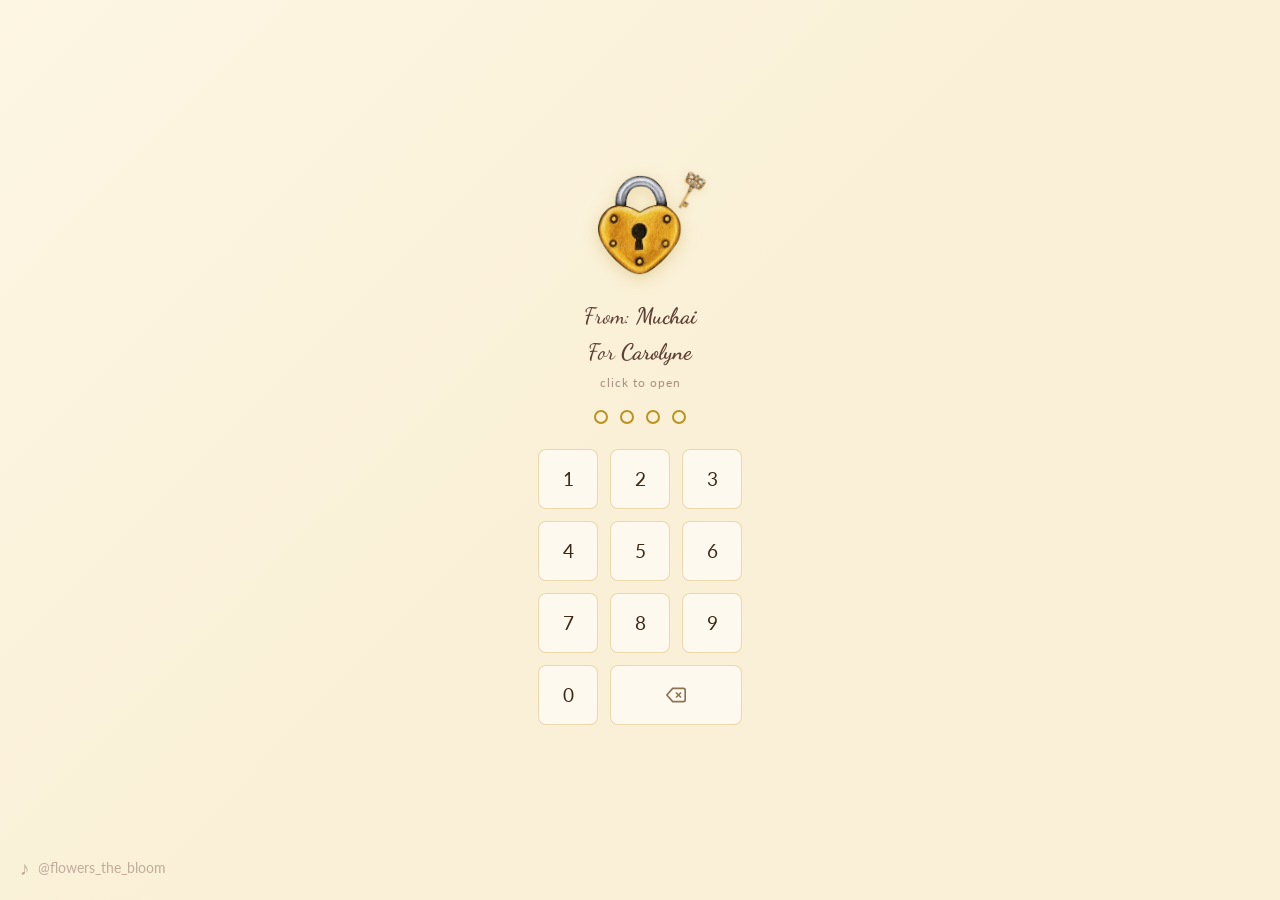
<file: index.html>
<!DOCTYPE html>
<html lang="en">

<head>
    <meta charset="UTF-8">
    <meta name="viewport" content="width=device-width, initial-scale=1.0">
    <title>A Bouquet for You</title>
    <link rel="preconnect" href="https://fonts.googleapis.com">
    <link rel="preconnect" href="https://fonts.gstatic.com" crossorigin>
    <link
        href="https://fonts.googleapis.com/css2?family=Dancing+Script:wght@400;700&family=Playfair+Display:ital,wght@0,400;0,700;1,400&family=Lato:wght@300;400;700&display=swap"
        rel="stylesheet">
    <link rel="stylesheet" href="css/variables.css">
    <link rel="stylesheet" href="css/pin-screen.css">
    <link rel="stylesheet" href="css/flower-animation.css">
    <link rel="stylesheet" href="css/responsive.css">
</head>

<body>
    <!-- Background decorative elements -->
    <div class="bg-decoration">
        <img src="assets/images/flowers/sunflower.png" class="deco-flower sunflower-tl" alt="">
        <img src="assets/images/icons/crescent-moon.png" class="deco-moon" alt="">
        <img src="assets/images/icons/heart-lock.png" class="deco-lock" alt="">
        <img src="assets/images/icons/key.png" class="deco-key" alt="">
        <img src="assets/images/icons/heart.png" class="deco-heart-tr" alt="">
        <img src="assets/images/flowers/tulip.png" class="deco-tulip" alt="">
        <img src="assets/images/icons/cloud.png" class="deco-cloud cloud-1" alt="">
        <img src="assets/images/icons/cloud.png" class="deco-cloud cloud-2" alt="">
        <img src="assets/images/icons/cloud.png" class="deco-cloud cloud-3" alt="">
        <img src="assets/images/flowers/rose-yellow.png" class="deco-flower rose-bl" alt="">
        <img src="assets/images/flowers/daffodil.png" class="deco-flower daffodil-br" alt="">
        <img src="assets/images/flowers/sunflower.png" class="deco-flower sunflower-br" alt="">

        <!-- Gold dots -->
        <div class="gold-dots">
            <span class="dot" style="top:15%;left:20%"></span>
            <span class="dot" style="top:25%;left:35%"></span>
            <span class="dot" style="top:10%;left:70%"></span>
            <span class="dot" style="top:80%;left:15%"></span>
            <span class="dot" style="top:85%;left:80%"></span>
            <span class="dot" style="top:40%;left:90%"></span>
            <span class="dot" style="top:60%;left:5%"></span>
        </div>
    </div>

    <!-- Main content -->
    <main class="pin-screen">
        <div class="lock-container">
            <div class="lock-wrapper">
                <img src="assets/images/icons/heart-lock.png" class="heart-lock" alt="Heart Lock">
                <img src="assets/images/icons/key.png" class="key" alt="Key">
            </div>

            <div class="names">
                <p class="from">From: <span class="sender-name">Muchai</span></p>
                <p class="to">For <span class="recipient-name">Carolyne</span></p>
                <p class="hint">click to open</p>
            </div>

            <div class="pin-dots">
                <span class="dot" data-index="0"></span>
                <span class="dot" data-index="1"></span>
                <span class="dot" data-index="2"></span>
                <span class="dot" data-index="3"></span>
            </div>

            <div class="number-pad">
                <button class="num-btn" data-num="1">1</button>
                <button class="num-btn" data-num="2">2</button>
                <button class="num-btn" data-num="3">3</button>
                <button class="num-btn" data-num="4">4</button>
                <button class="num-btn" data-num="5">5</button>
                <button class="num-btn" data-num="6">6</button>
                <button class="num-btn" data-num="7">7</button>
                <button class="num-btn" data-num="8">8</button>
                <button class="num-btn" data-num="9">9</button>
                <button class="num-btn" data-num="0">0</button>
                <button class="num-btn backspace">
                    <svg width="20" height="20" viewBox="0 0 24 24" fill="none" stroke="currentColor" stroke-width="2">
                        <path d="M21 4H8l-7 8 7 8h13a2 2 0 002-2V6a2 2 0 00-2-2z"></path>
                        <line x1="18" y1="9" x2="12" y2="15"></line>
                        <line x1="12" y1="9" x2="18" y2="15"></line>
                    </svg>
                </button>
            </div>
        </div>
    </main>

    <!-- Flower explosion container -->
    <div class="flower-explosion" id="flowerExplosion"></div>

    <!-- TikTok watermark -->
    <div class="watermark">@flowers_the_bloom</div>

    <script src="js/pin-validator.js"></script>
    <script src="js/flower-bloom.js"></script>

    <!-- Image load tester -->
    <script>
        // Test if flower images exist
        const testImages = ['sunflower', 'rose-yellow', 'rose-pink', 'daisy-purple', 'lily', 'tulip'];
        testImages.forEach(name => {
            const img = new Image();
            img.src = `assets/images/flowers/${name}.png`;
            img.onload = () => console.log(`✅ ${name} loaded`);
            img.onerror = () => console.error(`❌ ${name} FAILED - check path: assets/images/flowers/${name}.png`);
        });
    </script>
</body>

</html>
</file>
<file: css/variables.css>
:root {
    /* Primary Gold Palette */
    --gold-primary: #d4a843;
    --gold-light: #f0d78c;
    --gold-dark: #b8941f;
    --gold-pale: #faf0d7;

    /* Cream Backgrounds */
    --cream: #fdf6e3;
    --cream-warm: #faf0d7;
    --cream-deep: #f5e6c8;

    /* Pink Watercolor */
    --pink-watercolor: #ffd1dc;
    --pink-soft: #ffe4e9;
    --pink-rose: #f8e1e7;
    --pink-dark: #d4a5b5;

    /* Accents */
    --burgundy: #800020;
    --burgundy-light: #a04060;
    --burgundy-dark: #5c0015;
    --forest-green: #1a472a;
    --forest-light: #2d5a3f;
    --wax-rose: #c4a4a4;
    --wax-dark: #a08080;

    /* Text */
    --text-dark: #3d2914;
    --text-brown: #5c4033;
    --text-light: #8b7355;
    --text-muted: #a89080;

    /* Flower Colors */
    --rose-yellow: #ffd700;
    --rose-pink: #ffb6c1;
    --dahlia-red: #dc143c;
    --daisy-purple: #9370db;
    --sunflower-gold: #daa520;

    /* Shadows */
    --shadow-soft: 0 4px 20px rgba(61, 41, 20, 0.1);
    --shadow-medium: 0 8px 30px rgba(61, 41, 20, 0.15);
    --shadow-heavy: 0 12px 40px rgba(61, 41, 20, 0.2);

    /* Transitions */
    --transition-fast: 0.2s ease;
    --transition-medium: 0.4s ease;
    --transition-slow: 0.8s ease;

    /* Fonts */
    --font-script: 'Dancing Script', cursive;
    --font-serif: 'Playfair Display', serif;
    --font-sans: 'Lato', sans-serif;
    --font-handwritten: 'Caveat', cursive;

    /* Spacing */
    --radius-sm: 8px;
    --radius-md: 12px;
    --radius-lg: 16px;
    --radius-xl: 24px;
    --radius-full: 9999px;
}

/* GLOBAL: Force transparent backgrounds on all images */
img {
    background: transparent !important;
    background-color: transparent !important;
}

/* Hide broken images gracefully */
img[src=""],
img:not([src]),
img[src="#"],
img[src="undefined"] {
    opacity: 0;
}

* {
    margin: 0;
    padding: 0;
    box-sizing: border-box;
}

body {
    font-family: var(--font-sans);
    color: var(--text-dark);
    overflow-x: hidden;
    background: var(--cream);
}

.hidden {
    display: none !important;
}
</file>
<file: css/pin-screen.css>
/* PIN Screen Layout */
.pin-screen {
    min-height: 100vh;
    display: flex;
    align-items: center;
    justify-content: center;
    position: relative;
    z-index: 10;
    background: linear-gradient(135deg, var(--cream) 0%, var(--cream-warm) 50%, var(--gold-pale) 100%);
}

/* Background Decorations */
.bg-decoration {
    position: fixed;
    inset: 0;
    pointer-events: none;
    z-index: 1;
    overflow: hidden;
}

.deco-flower,
.deco-moon,
.deco-lock,
.deco-key,
.deco-heart,
.deco-tulip,
.deco-cloud {
    position: absolute;
    opacity: 0.85;
}

.sunflower-tl {
    top: 2%;
    left: 2%;
    width: 80px;
    transform: rotate(-15deg);
}

.deco-moon {
    top: 8%;
    left: 35%;
    width: 100px;
}

.deco-lock {
    top: 12%;
    left: 50%;
    transform: translateX(-50%);
    width: 120px;
    z-index: 2;
}

.deco-key {
    top: 10%;
    left: 55%;
    width: 60px;
    transform: rotate(25deg);
    z-index: 3;
}

.deco-heart-tr {
    top: 5%;
    right: 15%;
    width: 50px;
}

.deco-tulip {
    top: 3%;
    left: 45%;
    width: 40px;
}

.cloud-1 {
    top: 20%;
    right: 10%;
    width: 120px;
    opacity: 0.6;
}

.cloud-2 {
    top: 50%;
    left: 5%;
    width: 180px;
    opacity: 0.5;
}

.cloud-3 {
    bottom: 20%;
    right: 20%;
    width: 140px;
    opacity: 0.55;
}

.rose-bl {
    bottom: 5%;
    left: 3%;
    width: 70px;
}

.daffodil-br {
    bottom: 8%;
    right: 5%;
    width: 60px;
}

.sunflower-br {
    bottom: 2%;
    right: 2%;
    width: 75px;
}

.gold-dots .dot {
    position: absolute;
    width: 8px;
    height: 8px;
    background: var(--gold-primary);
    border-radius: 50%;
    opacity: 0.6;
}

/* Lock Container */
.lock-container {
    text-align: center;
    z-index: 10;
    padding: 20px;
}

.lock-wrapper {
    position: relative;
    display: inline-block;
    margin-bottom: 20px;
}

.heart-lock {
    width: 100px;
    filter: drop-shadow(0 4px 8px rgba(184, 148, 31, 0.3));
}

.key {
    position: absolute;
    top: -10px;
    right: -25px;
    width: 50px;
    transform: rotate(30deg);
    filter: drop-shadow(0 2px 4px rgba(184, 148, 31, 0.3));
}

/* Names */
.names {
    margin-bottom: 20px;
}

.from,
.to {
    font-family: var(--font-script);
    font-size: 1.4rem;
    color: var(--text-brown);
    line-height: 1.6;
}

.sender-name,
.recipient-name {
    font-weight: 700;
}

.hint {
    font-family: var(--font-sans);
    font-size: 0.75rem;
    color: var(--text-muted);
    margin-top: 5px;
    letter-spacing: 1px;
}

/* PIN Dots */
.pin-dots {
    display: flex;
    gap: 12px;
    justify-content: center;
    margin-bottom: 25px;
}

.pin-dots .dot {
    width: 14px;
    height: 14px;
    border: 2px solid var(--gold-dark);
    border-radius: 50%;
    transition: all 0.3s ease;
}

.pin-dots .dot.filled {
    background: var(--forest-green);
    border-color: var(--forest-green);
    transform: scale(1.1);
}

.pin-dots .dot.error {
    background: #dc3545;
    border-color: #dc3545;
    animation: shake 0.5s ease;
}

@keyframes shake {

    0%,
    100% {
        transform: translateX(0);
    }

    25% {
        transform: translateX(-5px);
    }

    75% {
        transform: translateX(5px);
    }
}

/* Number Pad */
.number-pad {
    display: grid;
    grid-template-columns: repeat(3, 60px);
    gap: 12px;
    justify-content: center;
}

.num-btn {
    width: 60px;
    height: 60px;
    border: 1px solid rgba(212, 168, 67, 0.4);
    border-radius: var(--radius-sm);
    background: rgba(255, 255, 255, 0.6);
    backdrop-filter: blur(10px);
    font-family: var(--font-sans);
    font-size: 1.2rem;
    color: var(--text-dark);
    cursor: pointer;
    transition: all var(--transition-fast);
    display: flex;
    align-items: center;
    justify-content: center;
}

.num-btn:hover {
    transform: scale(1.05);
    border-color: var(--gold-primary);
    background: rgba(255, 255, 255, 0.8);
    box-shadow: 0 2px 10px rgba(212, 168, 67, 0.2);
}

.num-btn:active {
    transform: scale(0.95);
    background: var(--gold-pale);
}

.num-btn.backspace {
    grid-column: 2 / 4;
    width: 100%;
    color: var(--text-light);
}

/* Watermark */
.watermark {
    position: fixed;
    bottom: 20px;
    left: 20px;
    font-family: var(--font-sans);
    font-size: 0.85rem;
    color: var(--text-muted);
    opacity: 0.7;
    z-index: 100;
    display: flex;
    align-items: center;
    gap: 8px;
}

.watermark::before {
    content: "♪";
    font-size: 1.2rem;
}

/* Fade out animation */
.fade-out {
    animation: fadeOut 0.5s forwards;
}

@keyframes fadeOut {
    to {
        opacity: 0;
        pointer-events: none;
    }
}

/* FIX: Ensure all decorative flowers are transparent */
.deco-flower,
.deco-moon,
.deco-lock,
.deco-key,
.deco-heart,
.deco-tulip,
.deco-cloud {
    background: transparent !important;
    background-color: transparent !important;
}

/* Hide images that fail to load */
img:not([src]),
img[src=""],
img[src="#"] {
    display: none !important;
}

/* Alternative flower display using CSS if images fail */
.flower-fallback {
    width: 60px;
    height: 60px;
    border-radius: 50% 50% 50% 50% / 60% 60% 40% 40%;
    display: inline-block;
}

.flower-fallback.sunflower {
    background: radial-gradient(circle at 30% 30%, #ffd700 0%, #daa520 40%, #b8860b 100%);
}

.flower-fallback.rose {
    background: radial-gradient(circle at 30% 30%, #ffb6c1 0%, #ff69b4 50%, #db7093 100%);
}
</file>
<file: css/flower-animation.css>
/* Flower Explosion Container */
.flower-explosion {
    position: fixed;
    inset: 0;
    pointer-events: none;
    z-index: 50;
    overflow: hidden;
    opacity: 0;
}

.flower-explosion.active {
    opacity: 1;
}

/* Individual Bloom Flowers - FIXED TRANSPARENCY */
.bloom-flower {
    position: absolute;
    will-change: transform, opacity;
    /* CRITICAL: Force transparent background */
    background: transparent !important;
    background-color: transparent !important;
    /* Remove any potential image background artifacts */
    image-rendering: -webkit-optimize-contrast;
    image-rendering: crisp-edges;
    /* Ensure PNG transparency works */
    mix-blend-mode: normal;
}

/* Hide broken image icons */
.bloom-flower:not([src]) {
    display: none !important;
}

/* Alternative: if images fail to load, hide them */
.bloom-flower[src=""],
.bloom-flower[src="#"],
.bloom-flower[src="undefined"] {
    display: none !important;
}

/* Flower Bloom Keyframes */
@keyframes flowerBloom {
    0% {
        transform: translate(-50%, -50%) scale(0) rotate(0deg);
        opacity: 0;
    }

    20% {
        opacity: 1;
    }

    100% {
        transform: translate(var(--end-x), var(--end-y)) scale(var(--scale)) rotate(var(--rotation));
        opacity: 1;
    }
}

/* Transition overlay */
.transition-overlay {
    position: fixed;
    inset: 0;
    background: var(--gold-pale);
    z-index: 60;
    opacity: 0;
    pointer-events: none;
}

.transition-overlay.active {
    animation: goldFade 1s forwards;
}

@keyframes goldFade {
    0% {
        opacity: 0;
    }

    50% {
        opacity: 1;
    }

    100% {
        opacity: 0;
    }
}
</file>
<file: css/responsive.css>
/* Tablet */
@media (max-width: 1024px) {
    .letter-content {
        flex-direction: column;
        align-items: center;
    }

    .daisy-bouquet {
        margin-bottom: 30px;
    }

    .widgets-container {
        flex-direction: column;
    }
}

/* Mobile */
@media (max-width: 768px) {
    .dearest {
        font-size: 2rem;
    }

    .letter-paper {
        padding: 30px 20px;
        max-width: 100%;
    }

    .polaroid {
        width: 200px;
        position: relative !important;
        top: auto !important;
        left: auto !important;
        margin: 10px;
        display: inline-block;
    }

    .photos-bg {
        display: flex;
        flex-wrap: wrap;
        justify-content: center;
        padding: 20px;
    }

    .number-pad {
        grid-template-columns: repeat(3, 55px);
        gap: 10px;
    }

    .num-btn {
        width: 55px;
        height: 55px;
    }

    .gift-box {
        transform: scale(0.8);
    }

    .voice-note-widget {
        min-width: auto;
        padding: 10px 15px;
    }

    .waveform {
        gap: 2px;
    }

    .waveform .bar {
        width: 2px;
    }

    .watermark {
        font-size: 0.75rem;
    }
}

/* Small Mobile */
@media (max-width: 480px) {
    .dearest {
        font-size: 1.6rem;
    }

    .from,
    .to {
        font-size: 1.1rem;
    }

    .heart-lock {
        width: 80px;
    }

    .key {
        width: 40px;
    }

    .polaroid {
        width: 200px;
    }

    .polaroid img {
        height: 200px;
    }
}

/* Mobile iframe fixes */
@media (max-width: 768px) {
    .widgets-container {
        flex-direction: column;
    }

    .widget {
        width: 100%;
    }

    .video-container {
        padding-bottom: 56.25%;
        /* Maintain 16:9 aspect ratio */
    }

    .spotify-widget iframe {
        height: 80px;
        /* Smaller on mobile */
    }
}
</file>
